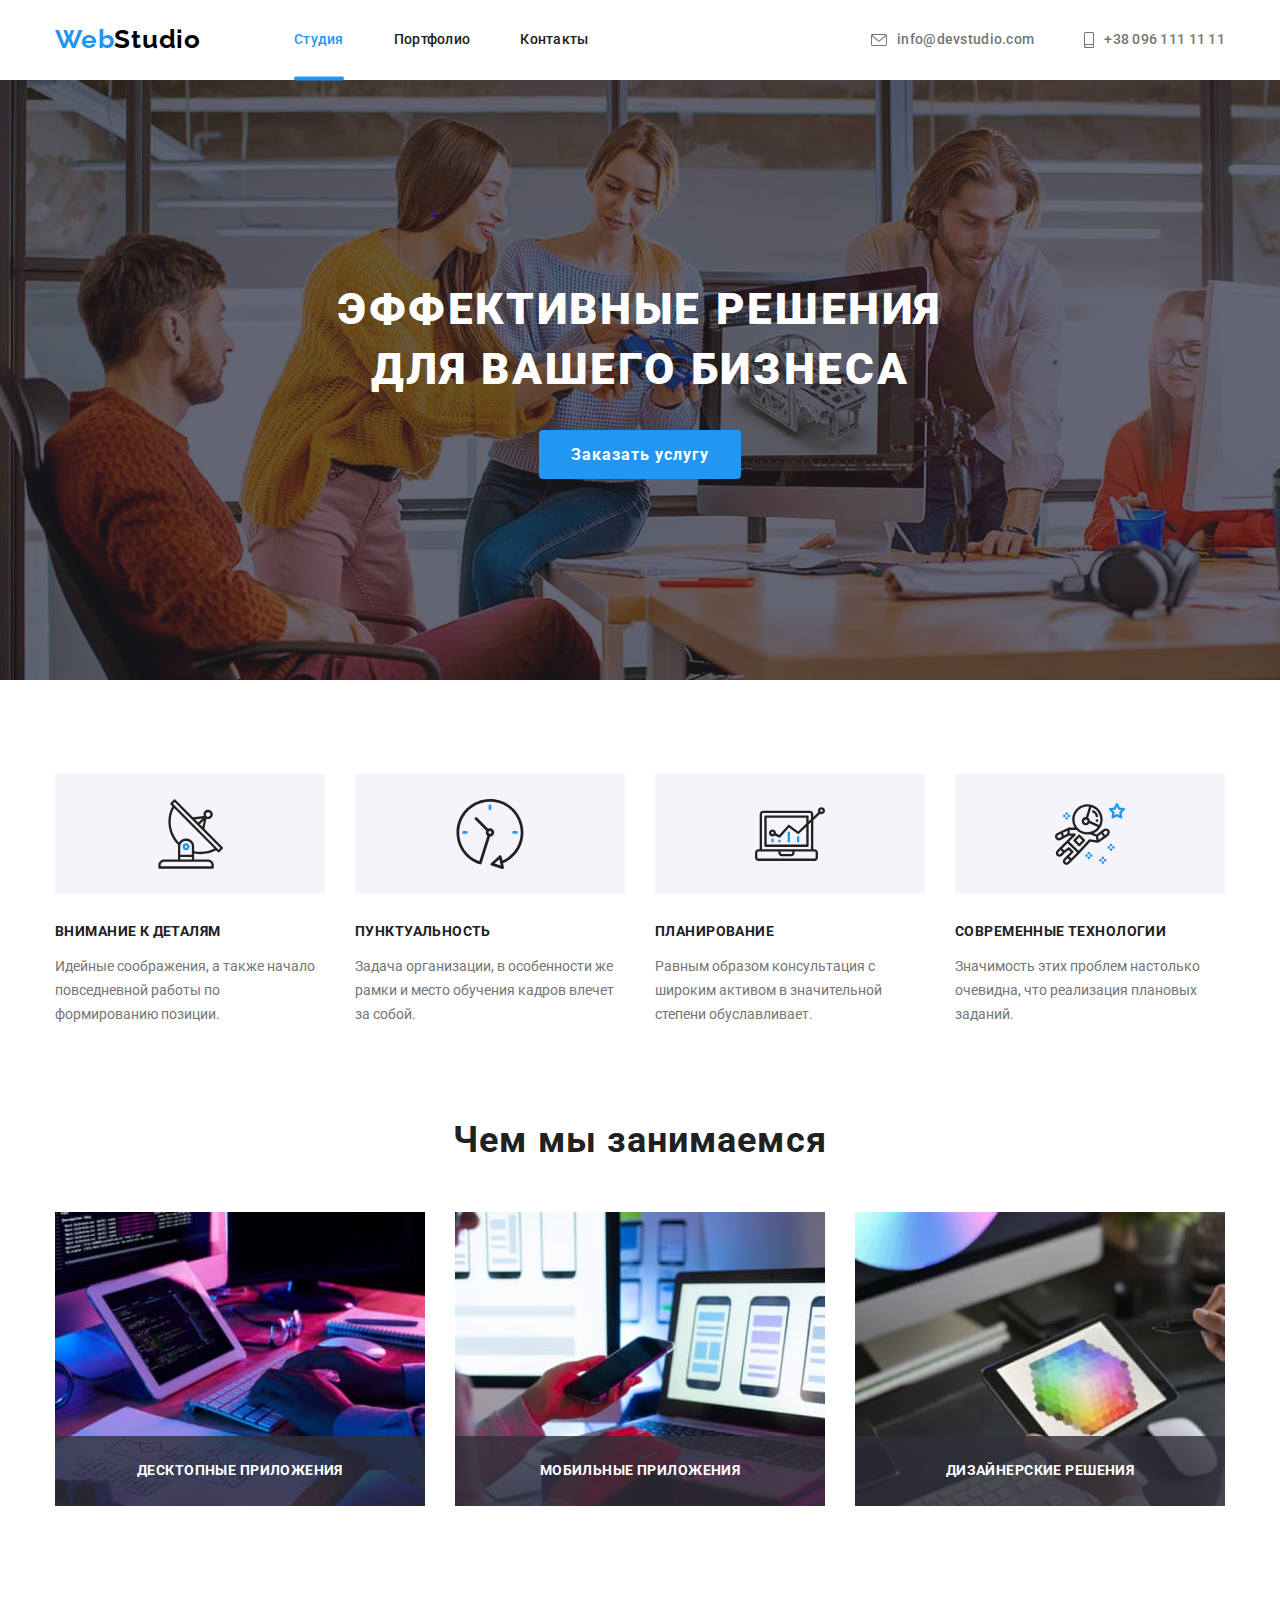
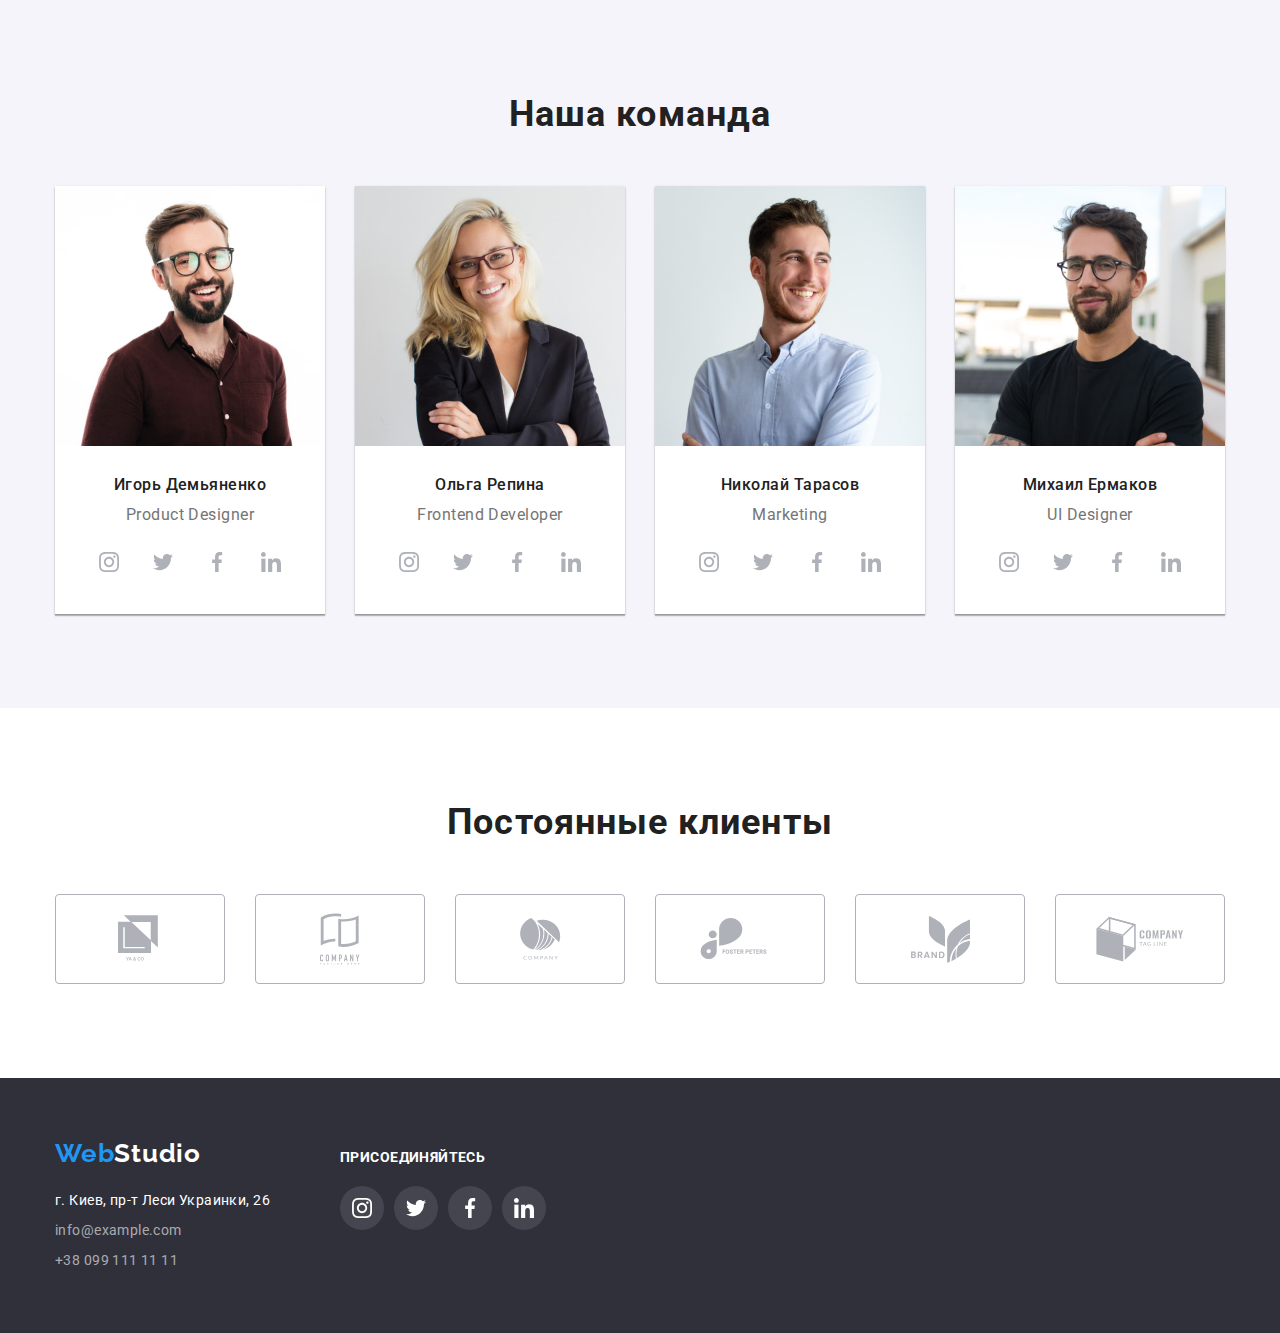
<file: index.html>
<!DOCTYPE html>
<html lang="ru">
<head>
    <meta charset="UTF-8">
    <meta name="viewport" content="width=device-width, initial-scale=1.0">
    <title>WebStudio</title>
    <link rel="stylesheet" href="https://cdnjs.cloudflare.com/ajax/libs/modern-normalize/1.0.0/modern-normalize.min.css">
    <link rel="stylesheet" href="./css/styles.css">
    <link rel="preconnect" href="https://fonts.gstatic.com">
    <link href="https://fonts.googleapis.com/css2?family=Raleway:wght@700&family=Roboto:wght@400;500;700;900&display=swap"
        rel="stylesheet">
</head>
<body>
    <header class="page-header">
        <div class="header container">
            <nav class="navigation">
                <a href="index.html" class="logo" aria-label="логотип сайта"><span>Web</span>Studio</a>
                <ul class="navigation-list">
                    <li class="navigation-item">
                        <a class="navigation-link current" href="index.html">Студия</a>
                    </li>
                    <li class="navigation-item">
                        <a class="navigation-link" href="portfolio.html">Портфолио</a>
                    </li>
                    <li class="navigation-item">
                        <a class="navigation-link" href="#contacts">Контакты</a>
                    </li>
                </ul>
            </nav>
            <address class="header-address">
                <ul class="header-address-list">
                    <li class="header-address-item">
                        <a class="header-mail" href="mailto:info@devstudio.com">
                          <svg class="envelope-svg" width="16" height="12">
                              <use href="./images/sprite.svg#envelope"></use>
                          </svg>
                            info@devstudio.com</a>
                    </li>
                    <li class="header-address-item">
                        <a class="header-tel" href="tel:+380961111111">
                            <svg class="smartphone-svg" width="10" height="16">
                                <use href="./images/sprite.svg#smartphone"></use>
                            </svg>
                            +38 096 111 11 11</a>
                    </li>
                </ul>
            </address>
        </div>
    </header>
    <main>
        <!--Hero-->
        <section class="hero">  
            <h1 class="hero-title">Эффективные решения<br> для вашего бизнеса</h1>
            <button class="hero-button" data-modal-open>Заказать услугу</button>
        </section>
            <h2 class="visually-hidden">Это мой заголовок h2</h2>
            <!--Advanteges-->
        <section class="advantages">
            <div class="container">
                <ul class="advantages-list">
                    <li class="advantages-item">
                        <div class="advantages-group">
                            <svg class="group-svg" width="65" height="70">
                                <use href="./images/sprite.svg#group"></use>
                            </svg>
                        </div>
                        <h3 class="advantages-title">Внимание к деталям</h3>
                        <p class="advantages-title-description">Идейные соображения, а также начало повседневной работы по формированию
                            позиции.</p>
                    </li>
                    <li class="advantages-item">
                        <div class="advantages-group">
                            <svg class="group-svg" width="70" height="70">
                                <use href="./images/sprite.svg#clock"></use>
                            </svg>
                        </div>
                        <h3 class="advantages-title">Пунктуальность</h3>
                        <p class="advantages-title-description">Задача организации, в особенности же рамки и место обучения кадров
                            влечет за собой.</p>
                    </li>
                    <li class="advantages-item">
                        <div class="advantages-group">
                            <svg class="group-svg" width="70" height="70">
                                <use href="./images/sprite.svg#diagram"></use>
                            </svg>
                        </div>
                        <h3 class="advantages-title">Планирование</h3>
                        <p class="advantages-title-description">Равным образом консультация с широким активом в значительной степени
                            обуславливает.</p>
                    </li>
                    <li class="advantages-item">
                        <div class="advantages-group">
                            <svg class="group-svg" width="70" height="70">
                                <use href="./images/sprite.svg#astronaut"></use>
                            </svg>
                        </div>
                        <h3 class="advantages-title">Современные технологии</h3>
                        <p class="advantages-title-description">Значимость этих проблем настолько очевидна, что реализация плановых
                            заданий.</p>
                    </li>
                </ul>
            </div>
        </section>
            <!--Our works examples-->
        <section class="our-works">
           <div class="container">
                <h2 class="title">Чем мы занимаемся</h2>
                <ul class="examples-list">
                    <li class="examples-item">
                        <img class="example-img" src="images/img.jpg" alt="Пример работы" width="370" height="294">
                        <p class="examples-overlay">Десктопные приложения</p>
                    </li>
                    <li class="examples-item">
                        <img class="example-img" src="images/box2.jpg" alt="Пример работы" width="370" height="294">
                        <p class="examples-overlay">Мобильные приложения</p>
                    </li>
                    <li class="examples-item">
                        <img class="example-img" src="images/box3.jpg" alt="Пример работы" width="370" height="294">
                        <p class="examples-overlay">Дизайнерские решения</p>
                    </li>
                </ul>
           </div>
        </section>
            <!--Our team-->
        <section class="our-team">
            <div class="container">
                <h2 class="title">Наша команда</h2>
                <ul class="our-team-list">
                    <li class="our-team-item">
                        <img class="our-team-img" src="images/img(1).jpg" alt="фото сотрудника" width="270" height="260">
                        <div class="our-team-element">
                            <h3 class="team-title">Игорь Демьяненко</h3>
                            <p class="team-description">Product Designer</p>
                            <ul class="social-list">
                                <li class="social-list-item">
                                    <a class="social-list-link" href="">
                                        <svg class="social-logo"  width="20" height="20">
                                            <use href="./images/sprite.svg#instagram"></use>
                                        </svg>
                                    </a>
                                </li>
                                <li class="social-list-item">
                                    <a class="social-list-link" href="">
                                        <svg class="social-logo" width="20" height="20">
                                            <use href="./images/sprite.svg#twitter"></use>
                                        </svg>
                                    </a>
                                </li>
                                <li class="social-list-item">
                                    <a class="social-list-link" href="">
                                        <svg class="social-logo" width="20" height="20">
                                            <use href="./images/sprite.svg#facebook"></use>
                                        </svg>
                                    </a>
                                </li>
                                <li class="social-list-item">
                                    <a class="social-list-link" href="">
                                        <svg class="social-logo" width="20" height="20">
                                            <use href="./images/sprite.svg#linkedin"></use>
                                        </svg>
                                    </a>
                                </li>
                            </ul>
                        </div>
                    </li>
                    <li class="our-team-item">
                        <img class="our-team-img" src="images/img(2).jpg" alt="фото сотрудника" width="270" height="260">
                        <div class="our-team-element">
                            <h3 class="team-title">Ольга Репина</h3>
                            <p class="team-description">Frontend Developer</p>
                            <ul class="social-list">
                                <li class="social-list-item">
                                    <a class="social-list-link" href="">
                                        <svg class="social-logo" width="20" height="20">
                                            <use href="./images/sprite.svg#instagram"></use>
                                        </svg>
                                    </a>
                                </li>
                                <li class="social-list-item">
                                    <a class="social-list-link" href="">
                                        <svg class="social-logo" width="20" height="20">
                                            <use href="./images/sprite.svg#twitter"></use>
                                        </svg>
                                    </a>
                                </li>
                                <li class="social-list-item">
                                    <a class="social-list-link" href="">
                                        <svg class="social-logo" width="20" height="20">
                                            <use href="./images/sprite.svg#facebook"></use>
                                        </svg>
                                    </a>
                                </li>
                                <li class="social-list-item">
                                    <a class="social-list-link" href="">
                                        <svg class="social-logo" width="20" height="20">
                                            <use href="./images/sprite.svg#linkedin"></use>
                                        </svg>
                                    </a>
                                </li>
                            </ul>
                        </div>
                    </li>
                    <li class="our-team-item">
                        <img class="our-team-img" src="images/img(3).jpg" alt="фото сотрудника" width="270" height="260">
                        <div class="our-team-element">
                            <h3 class="team-title">Николай Тарасов</h3>
                            <p class="team-description">Marketing</p>
                            <ul class="social-list">
                                <li class="social-list-item">
                                    <a class="social-list-link" href="">
                                        <svg class="social-logo" width="20" height="20">
                                            <use href="./images/sprite.svg#instagram"></use>
                                        </svg>
                                    </a>
                                </li>
                                <li class="social-list-item">
                                    <a class="social-list-link" href="">
                                        <svg class="social-logo" width="20" height="20">
                                            <use href="./images/sprite.svg#twitter"></use>
                                        </svg>
                                    </a>
                                </li>
                                <li class="social-list-item">
                                    <a class="social-list-link" href="">
                                        <svg class="social-logo" width="20" height="20">
                                            <use href="./images/sprite.svg#facebook"></use>
                                        </svg>
                                    </a>
                                </li>
                                <li class="social-list-item">
                                    <a class="social-list-link" href="">
                                        <svg class="social-logo" width="20" height="20">
                                            <use href="./images/sprite.svg#linkedin"></use>
                                        </svg>
                                    </a>
                                </li>
                            </ul>
                        </div>
                    </li>
                    <li class="our-team-item">
                        <img class="our-team-img" src="images/img(4).jpg" alt="фото сотрудника" width="270" height="260">
                        <div class="our-team-element">
                            <h3 class="team-title">Михаил Ермаков</h3>
                            <p class="team-description">UI Designer</p>
                            <ul class="social-list">
                                <li class="social-list-item">
                                    <a class="social-list-link" href="">
                                        <svg class="social-logo" width="20" height="20">
                                            <use href="./images/sprite.svg#instagram"></use>
                                        </svg>
                                    </a>
                                </li>
                                <li class="social-list-item">
                                    <a class="social-list-link" href="">
                                        <svg class="social-logo" width="20" height="20">
                                            <use href="./images/sprite.svg#twitter"></use>
                                        </svg>
                                    </a>
                                </li>
                                <li class="social-list-item">
                                    <a class="social-list-link" href="">
                                        <svg class="social-logo" width="20" height="20">
                                            <use href="./images/sprite.svg#facebook"></use>
                                        </svg>
                                    </a>
                                </li>
                                <li class="social-list-item">
                                    <a class="social-list-link" href="">
                                        <svg class="social-logo" width="20" height="20">
                                            <use href="./images/sprite.svg#linkedin"></use>
                                        </svg>
                                    </a>
                                </li>
                            </ul>
                        </div>
                    </li>
                </ul>
            </div>
        </section>

        <!--Our clients-->
        <section class="our-clients">
            <div class="container">
                <h2 class="title">Постоянные клиенты</h2>
                <ul class="clients-list">
                    <li class="clients-list-item">
                        <a class="clients-list-link" href="">
                            <svg class="clients-logo" width="44" height="49">
                                <use href="./images/sprite.svg#logo1"></use>
                            </svg>
                        </a>
                    </li>
                    <li class="clients-list-item">
                        <a class="clients-list-link" href="">
                            <svg class="clients-logo" width="40" height="52">
                                <use href="./images/sprite.svg#logo2"></use>
                            </svg>
                        </a>
                    </li>
                    <li class="clients-list-item">
                        <a class="clients-list-link" href="">
                            <svg class="clients-logo" width="41" height="42">
                                <use href="./images/sprite.svg#logo3"></use>
                            </svg>
                        </a>
                    </li>
                    <li class="clients-list-item">
                        <a class="clients-list-link" href="">
                            <svg class="clients-logo" width="80" height="42">
                                <use href="./images/sprite.svg#logo4"></use>
                            </svg>
                        </a>
                    </li>
                    <li class="clients-list-item">
                        <a class="clients-list-link" href="">
                            <svg class="clients-logo" width="59" height="47">
                                <use href="./images/sprite.svg#logo5"></use>
                            </svg>
                        </a>
                    </li>
                    <li class="clients-list-item">
                        <a class="clients-list-link" href="">
                            <svg class="clients-logo" width="88" height="45">
                                <use href="./images/sprite.svg#logo6"></use>
                            </svg>
                        </a>
                    </li>
                </ul>
            </div>
        </section>
    </main>
       
    <footer>
        <div class="container footer">
            <div class="footer-address">
                <a href="index.html" class="logo footer-logo" aria-label="логотип сайта"><span>Web</span>Studio</a>
                <address id="contacts">
                    <ul class="footer-address-list">
                        <li class="footer-address-item">г. Киев, пр-т Леси Украинки, 26</li>
                        <li class="footer-address-item">
                            <a class="footer-address-link" href="mailto:info@example.com">info@example.com</a>
                        </li>
                        <li class="footer-address-item">
                            <a class="footer-address-link" href="tel:+380991111111">+38 099 111 11 11</a>
                        </li>
                    </ul>
                </address>
            </div>
            <div class="footer-social">
                <h3 class="social-title">присоединяйтесь</h3>
                <ul class="footer-social-list">
                    <li class="footer-social-item">
                        <a class="footer-social-link" href="">
                            <svg class="footer-social-logo" width="20" height="20">
                                <use href="./images/sprite.svg#instagram"></use>
                            </svg>
                        </a>
                    </li>
                    <li class="footer-social-item">
                        <a class="footer-social-link" href="">
                            <svg class="footer-social-logo" width="20" height="20">
                                <use href="./images/sprite.svg#twitter"></use>
                            </svg>
                        </a>
                    </li>
                    <li class="footer-social-item">
                        <a class="footer-social-link" href="">
                            <svg class="footer-social-logo" width="20" height="20">
                                <use href="./images/sprite.svg#facebook"></use>
                            </svg>
                        </a>
                    </li>
                    <li class="footer-social-item">
                        <a class="footer-social-link" href="">
                            <svg class="footer-social-logo" width="20" height="20">
                                <use href="./images/sprite.svg#linkedin"></use>
                            </svg>
                        </a>
                    </li>
                </ul>
            </div>
        </div>
    </footer>
    <div class="backdrop is-hidden" data-modal>
        <div class="modal">
            <button class="modal-button" data-modal-close>
                <svg class="modal-cross" width="18" height="18">
                    <use href="./images/cross.svg#cross"></use>
                </svg>
            </button>
        </div>
    </div>
    <script src="./js/modal.js"></script>
    
</body>
</html>
</file>
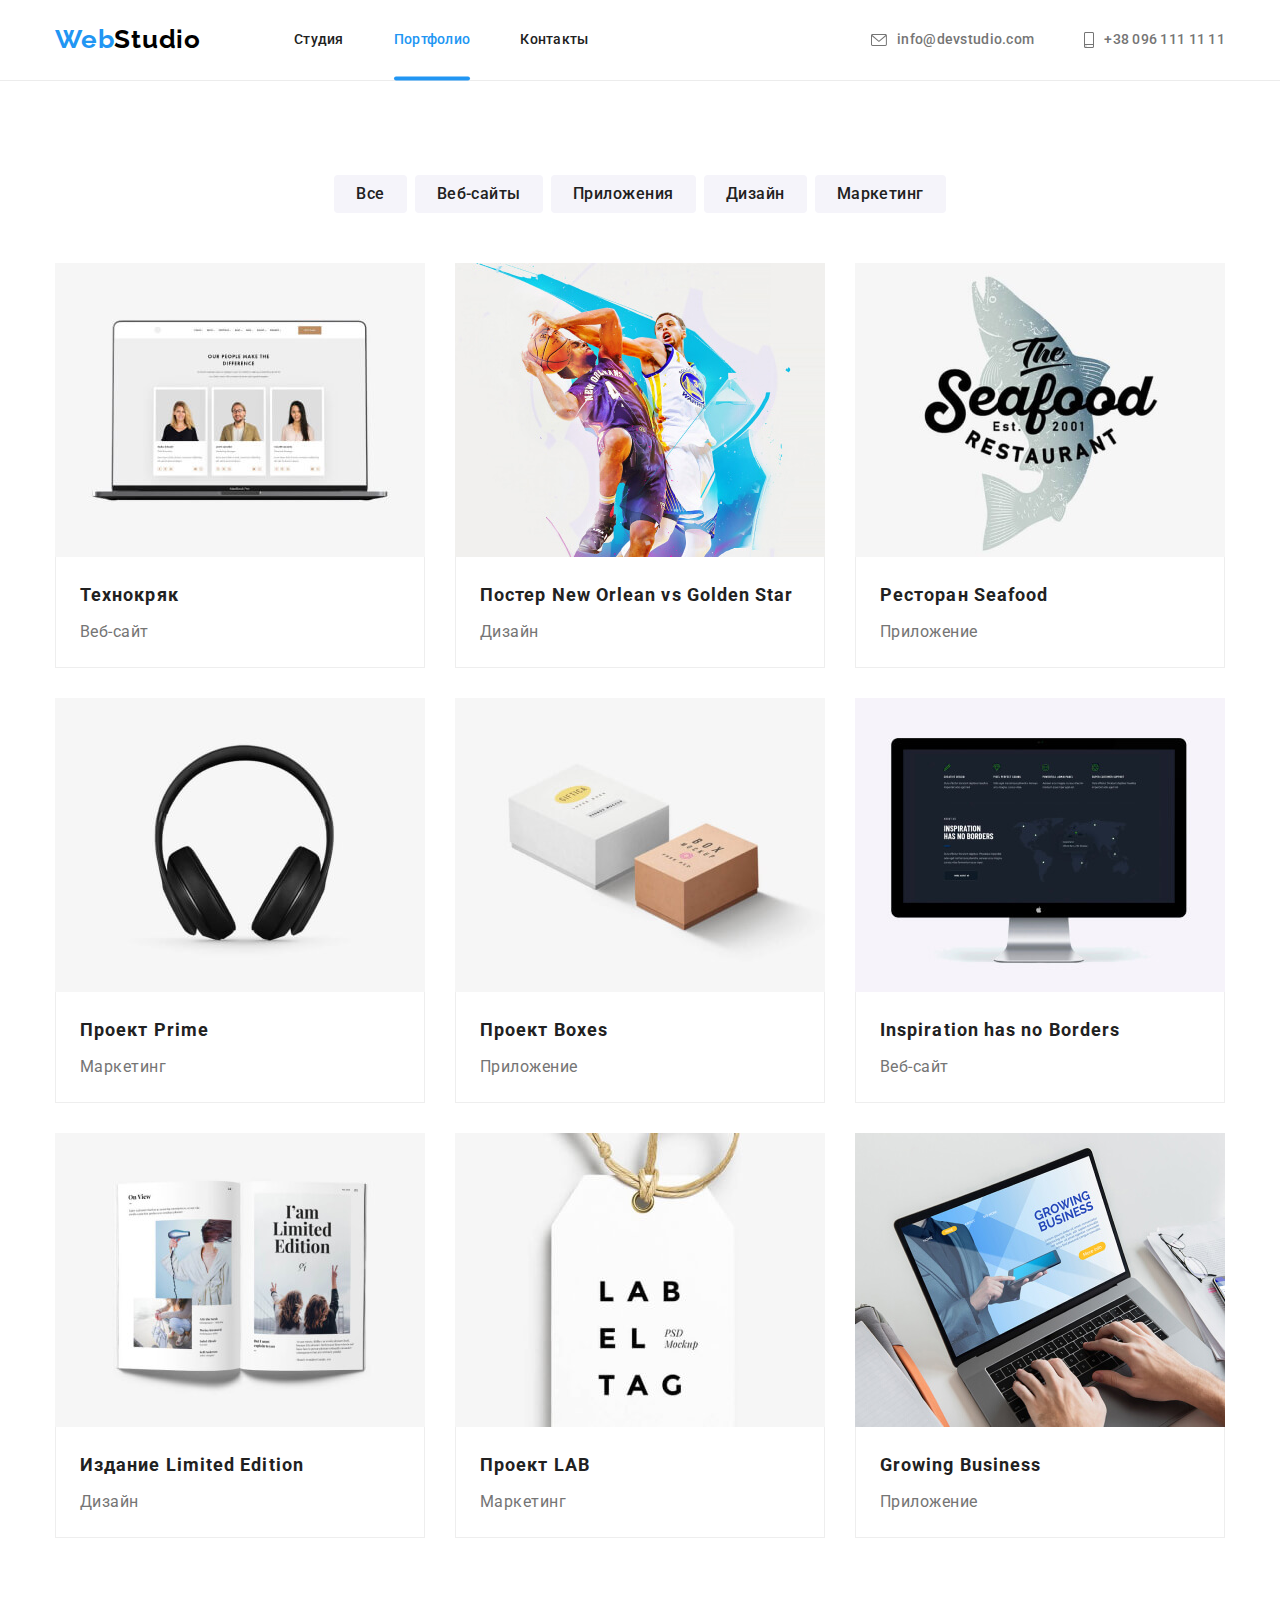
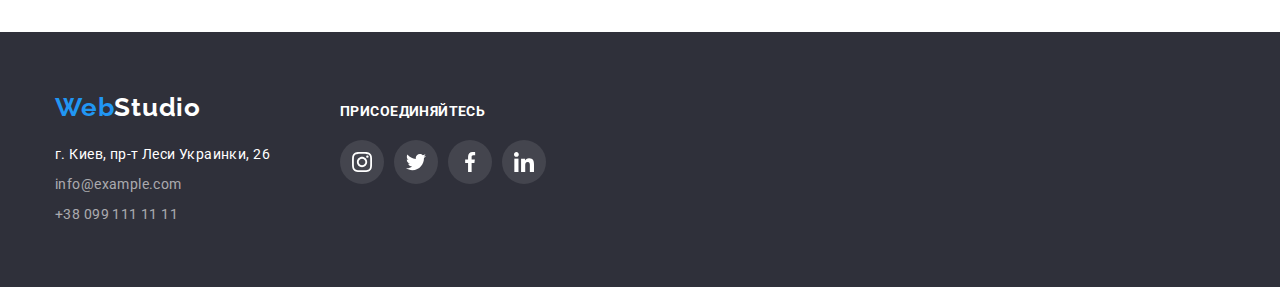
<file: portfolio.html>
<!DOCTYPE html>
        <html lang="ru">
        <head>
            <meta charset="UTF-8">
            <meta name="viewport" content="width=device-width, initial-scale=1.0">
            <title>WebStudio</title>
            <link rel="stylesheet" href="https://cdnjs.cloudflare.com/ajax/libs/modern-normalize/1.0.0/modern-normalize.min.css">
            <link rel="stylesheet" href="./css/styles.css">
            <link rel="preconnect" href="https://fonts.gstatic.com">
            <link href="https://fonts.googleapis.com/css2?family=Raleway:wght@700&family=Roboto:wght@400;500;700;900&display=swap"
                rel="stylesheet">
        </head>
            
        <body>
            <header class="page-header header-border">
               <div class="header container">
                    <nav class="navigation">
                        <a href="index.html" class="logo" aria-label="логотип сайта"><span>Web</span>Studio</a>
                        <ul class="navigation-list">
                            <li class="navigation-item">
                                <a class="navigation-link" href="index.html">Студия</a>
                            </li>
                            <li class="navigation-item">
                                <a class="navigation-link current" href="portfolio.html">Портфолио</a>
                            </li>
                            <li class="navigation-item">
                                <a class="navigation-link" href="#contacts">Контакты</a>
                            </li>
                        </ul>
                    </nav>
                    <address class="header-address">
                        <ul class="header-address-list">
                            <li class="header-address-item">
                                <a class="header-mail" href="mailto:info@devstudio.com">
                                    <svg class="envelope-svg" width="16" height="12">
                                        <use href="./images/sprite.svg#envelope"></use>
                                    </svg>
                                    info@devstudio.com</a>
                            </li>
                            <li class="header-address-item">
                                <a class="header-tel" href="tel:+380961111111">
                                    <svg class="smartphone-svg" width="10" height="16">
                                        <use href="./images/sprite.svg#smartphone"></use>
                                    </svg>
                                    +38 096 111 11 11</a>
                            </li>
                        </ul>
                    </address>
               </div>
            </header>
            <h1 class="visually-hidden">portfolio</h1>
            <main>
                <!--PORTFOLIO-->
                <section class="portfolio">
                  <div class="container">
                    <ul class="filter">
                        <li class="filter-list">
                            <button class="btn" type="button">Все</button>
                        </li>
                        <li class="filter-list">
                            <button class="btn" type="button">Веб-сайты</button>
                        </li>
                        <li class="filter-list">
                            <button class="btn" type="button">Приложения</button>
                        </li>
                        <li class="filter-list">
                            <button class="btn" type="button">Дизайн</button>
                        </li>
                        <li class="filter-list">
                            <button class="btn" type="button">Маркетинг</button>
                        </li>
                    </ul>
                  </div>
                  <div class="container">
                    <ul class="portfolio-list">
                        <li class="portfolio-item">
                            <a class="portfolio-link" href="">
                                <div class="portfolio-img-overlay">
                                    <img class="portfolio-img" src="images/images-portfolio/img(8).jpg" alt="пример портфолио" width="370" height="294">
                                    <p class="overlay">Технокряк это современная площадка распространения коронавируса. Компании используют эту платформу
                                        для цифрового
                                        шпионажа и атак на защищённые сервера конкурентов.</p>
                                </div>
                                <div class="portfolio-item-description">
                                    <h2 class="portfolio-title">Технокряк</h2>
                                    <p class="portfolio-description">Веб-сайт</p>
                                </div>
                            </a>
                        </li>
                        <li class="portfolio-item">
                            <a class="portfolio-link" href="">
                                <div class="portfolio-img-overlay">
                                    <img class="portfolio-img" src="images/images-portfolio/img(7).jpg" alt="пример портфолио" width="370" height="294">
                                    <p class="overlay">Технокряк это современная площадка распространения коронавируса. Компании используют эту платформу
                                        для цифрового
                                        шпионажа и атак на защищённые сервера конкурентов.</p>
                                </div>
                                <div class="portfolio-item-description">
                                    <h2 class="portfolio-title">Постер New Orlean vs Golden Star</h2>
                                    <p class="portfolio-description">Дизайн</p>
                                </div>
                            </a>
                        </li>
                        <li class="portfolio-item">
                            <a class="portfolio-link" href="">
                                <div class="portfolio-img-overlay">
                                    <img class="portfolio-img" src="images/images-portfolio/img(6).jpg" alt="пример портфолио" width="370" height="294">
                                    <p class="overlay">Технокряк это современная площадка распространения коронавируса. Компании используют эту платформу
                                        для цифрового
                                        шпионажа и атак на защищённые сервера конкурентов.</p>
                                </div>
                                <div class="portfolio-item-description">
                                    <h2 class="portfolio-title">Ресторан Seafood</h2>
                                    <p class="portfolio-description">Приложение</p>
                                </div>
                            </a>
                        </li>
                        <li class="portfolio-item">
                            <a class="portfolio-link" href="">
                                <div class="portfolio-img-overlay">
                                    <img class="portfolio-img" src="images/images-portfolio/img(5).jpg" alt="пример портфолио" width="370" height="294">
                                    <p class="overlay">Технокряк это современная площадка распространения коронавируса. Компании используют эту платформу
                                        для цифрового
                                        шпионажа и атак на защищённые сервера конкурентов.</p>
                                </div>
                                <div class="portfolio-item-description">
                                    <h2 class="portfolio-title">Проект Prime</h2>
                                    <p class="portfolio-description">Маркетинг</p>
                                </div>
                            </a>
                        </li>
                        <li class="portfolio-item">
                            <a class="portfolio-link" href="">
                                <div class="portfolio-img-overlay">
                                    <img class="portfolio-img" src="images/images-portfolio/img(4).jpg" alt="пример портфолио" width="370" height="294">
                                    <p class="overlay">Технокряк это современная площадка распространения коронавируса. Компании используют эту платформу
                                        для цифрового
                                        шпионажа и атак на защищённые сервера конкурентов.</p>
                                </div>
                                <div class="portfolio-item-description">
                                    <h2 class="portfolio-title">Проект Boxes</h2>
                                    <p class="portfolio-description">Приложение</p>
                                </div>
                            </a>
                        </li>
                        <li class="portfolio-item">
                            <a class="portfolio-link" href="">
                                <div class="portfolio-img-overlay">
                                    <img class="portfolio-img" src="images/images-portfolio/img(3).jpg" alt="пример портфолио" width="370" height="294">
                                    <p class="overlay">Технокряк это современная площадка распространения коронавируса. Компании используют эту платформу
                                        для цифрового
                                        шпионажа и атак на защищённые сервера конкурентов.</p>
                                </div>
                                <div class="portfolio-item-description">
                                    <h2 class="portfolio-title">Inspiration has no Borders</h2>
                                    <p class="portfolio-description">Веб-сайт</p>
                                </div>
                            </a>
                        </li>
                        <li class="portfolio-item">
                            <a class="portfolio-link" href="">
                                <div class="portfolio-img-overlay">
                                    <img class="portfolio-img" src="images/images-portfolio/img(2).jpg" alt="пример портфолио" width="370" height="294">
                                    <p class="overlay">Технокряк это современная площадка распространения коронавируса. Компании используют эту платформу
                                        для цифрового
                                        шпионажа и атак на защищённые сервера конкурентов.</p>
                                </div>
                                <div class="portfolio-item-description">
                                    <h2 class="portfolio-title">Издание Limited Edition</h2>
                                    <p class="portfolio-description">Дизайн</p>
                                </div>
                            </a>
                        </li>
                        <li class="portfolio-item">
                            <a class="portfolio-link" href="">
                                <div class="portfolio-img-overlay">
                                    <img class="portfolio-img" src="images/images-portfolio/img.jpg" alt="пример портфолио" width="370" height="294">
                                    <p class="overlay">Технокряк это современная площадка распространения коронавируса. Компании используют эту платформу
                                        для цифрового
                                        шпионажа и атак на защищённые сервера конкурентов.</p>
                                </div>
                                <div class="portfolio-item-description">
                                    <h2 class="portfolio-title">Проект LAB</h2>
                                    <p class="portfolio-description">Маркетинг</p>
                                </div>
                            </a>
                        </li>
                        <li class="portfolio-item">
                            <a class="portfolio-link" href="">
                                <div class="portfolio-img-overlay">
                                    <img class="portfolio-img" src="images/images-portfolio/img(1).jpg" alt="пример портфолио" width="370" height="294">
                                    <p class="overlay">Технокряк это современная площадка распространения коронавируса. Компании используют эту платформу
                                        для цифрового
                                        шпионажа и атак на защищённые сервера конкурентов.</p>
                                </div>
                                <div class="portfolio-item-description">
                                    <h2 class="portfolio-title">Growing Business</h2>
                                    <p class="portfolio-description">Приложение</p>
                                </div>
                            </a>
                        </li>
                    </ul>
                  </div>
                </section>

            </main>

            <footer>
                <div class="container footer">
                    <div class="footer-address">
                        <a href="index.html" class="logo footer-logo" aria-label="логотип сайта"><span>Web</span>Studio</a>
                        <address id="contacts">
                            <ul class="footer-address-list">
                                <li class="footer-address-item">г. Киев, пр-т Леси Украинки, 26</li>
                                <li class="footer-address-item">
                                    <a class="footer-address-link" href="mailto:info@example.com">info@example.com</a>
                                </li>
                                <li class="footer-address-item">
                                    <a class="footer-address-link" href="tel:+380991111111">+38 099 111 11 11</a>
                                </li>
                            </ul>
                        </address>
                    </div>
                    <div class="footer-social">
                        <h3 class="social-title">присоединяйтесь</h3>
                        <ul class="footer-social-list">
                            <li class="footer-social-item">
                                <a class="footer-social-link" href="">
                                    <svg class="footer-social-logo" width="20" height="20">
                                        <use href="./images/sprite.svg#instagram"></use>
                                    </svg>
                                </a>
                            </li>
                            <li class="footer-social-item">
                                <a class="footer-social-link" href="">
                                    <svg class="footer-social-logo" width="20" height="20">
                                        <use href="./images/sprite.svg#twitter"></use>
                                    </svg>
                                </a>
                            </li>
                            <li class="footer-social-item">
                                <a class="footer-social-link" href="">
                                    <svg class="footer-social-logo" width="20" height="20">
                                        <use href="./images/sprite.svg#facebook"></use>
                                    </svg>
                                </a>
                            </li>
                            <li class="footer-social-item">
                                <a class="footer-social-link" href="">
                                    <svg class="footer-social-logo" width="20" height="20">
                                        <use href="./images/sprite.svg#linkedin"></use>
                                    </svg>
                                </a>
                            </li>
                        </ul>
                    </div>
                </div>
            </footer>
        </body>
        </html>
</file>
<file: css/styles.css>
:root {
  --accent-color: #2196f3;
  --main-font-color: #212121;
  --secondary-font-color: hsl(0, 0%, 46%);
  --white-font-color: #ffffff;
  --background-dark-color: #2f303a;
  --main-font: 'Roboto', sans-serif;
  --timing-function: cubic-bezier(0.4, 0, 0.2, 1);
}
body {
  font-family: var(--main-font);
}
h1,
h2,
h3,
h4,
h5,
h6 {
  margin: 0;
}
ul,
ol {
  margin: 0;
  padding: 0;
  list-style: none;
}
a {
  margin: 0;
  padding: 0;
  text-decoration: none;
}
img {
  display: block;
}
/*=============COMPONENTS=============*/
.logo {
  font-family: 'Raleway', sans-serif;
  font-weight: 700;
  font-size: 26px;
  line-height: 1.2;
  letter-spacing: 0.03em;
  color: #000000;

  transition: color 250ms var(--timing-function);
}
.logo span {
  color: var(--accent-color);
}
.logo:hover,
.logo:focus {
  color: var(--accent-color);
}
.title {
  font-weight: 700;
  font-size: 36px;
  line-height: 1.16;
  text-align: center;
  letter-spacing: 0.03em;
  color: var(--main-font-color);
}

/*============HEADER============*/

.container {
  width: 1200px;
  margin: 0 auto;
  padding: 0 15px;
}
.header {
  display: flex;
  align-items: center;
}
.page-header {
  padding-top: 24px;
  padding-bottom: 25px;
}
.page-header .logo {
  margin-right: 93px;
}
.navigation {
  display: flex;
}
.navigation-list {
  display: flex;
  align-items: center;
}
.header-address-list {
  display: flex;
}
.header-address-item:not(:last-child) {
  margin-right: 50px;
}
.header-address {
  margin-left: auto;
  margin-top: 0;
}
.navigation-item:not(:last-child) {
  margin-right: 50px;
}
.navigation-link {
  position: relative;
  font-weight: 500;
  font-size: 14px;
  line-height: 1.14;
  letter-spacing: 0.02em;
  color: var(--main-font-color);
  padding-top: 30px;
  padding-bottom: 30px;

  transition: color 250ms var(--timing-function);
}
.navigation-link:hover,
.navigation-link:focus {
  color: var(--accent-color);
}
.navigation-list .current {
  color: var(--accent-color);
}
.current::after {
  content: '';
  position: absolute;
  display: block;
  width: 100%;
  height: 4px;
  border-radius: 4px;
  background-color: var(--accent-color);
  transform: translateY(27.5px);
}

/*adress*/
.envelope-svg {
  margin-right: 10px;
  fill: currentColor;
}
.smartphone-svg {
  margin-right: 10px;
  fill: currentColor;
}

.header-mail,
.header-tel {
  display: flex;
  align-items: center;
  font-style: normal;
  font-weight: 500;
  font-size: 14px;
  line-height: 1.14;
  letter-spacing: 0.02em;
  color: var(--secondary-font-color);

  transition: color 250ms var(--timing-function);
}
.header-mail:hover,
.header-mail:focus,
.header-tel:hover,
.header-tel:focus {
  color: var(--accent-color);
}

/*===============MAIN===============*/

/*=============HERO==========*/
.hero-title {
  font-weight: 900;
  font-size: 44px;
  line-height: 1.36;
  margin-bottom: 30px;

  letter-spacing: 0.06em;
  text-transform: uppercase;
  color: var(--white-font-color);
}
.hero-button {
  padding: 9px 31px;
  border-radius: 4px;
  border: 1px solid transparent;
  cursor: pointer;

  font-family: var(--main-font);
  font-weight: 700;
  font-size: 16px;
  line-height: 1.85;
  letter-spacing: 0.06em;
  text-decoration: none;
  background: var(--accent-color);
  color: var(--white-font-color);
}
.hero {
  background-image: linear-gradient(
      rgba(47, 48, 58, 0.4),
      rgba(47, 48, 58, 0.4)
    ),
    url(../images/hero.jpg);
  background-repeat: no-repeat;

  max-width: 1600px;
  height: 600px;
  margin: 0 auto;
  padding-top: 200px;
  padding-bottom: 200px;
  text-align: center;
  background-color: #c4c4c4;
}
.visually-hidden {
  position: absolute;
  width: 1px;
  height: 1px;
  margin: -1px;
  border: 0;
  padding: 0;

  white-space: nowrap;
  clip-path: inset(100%);
  clip: rect(0 0 0 0);
  overflow: hidden;
}

/*===========ADVANTAGES=========*/
.advantages-group {
  display: flex;
  justify-content: center;
  align-items: center;
  width: 270px;
  height: 120px;
  background-color: #f5f4fa;
  margin-bottom: 30px;
}
.advantages {
  padding-top: 94px;
  padding-bottom: 94px;
}
.advantages-list {
  display: flex;
}
.advantages-item:not(:last-child) {
  margin-right: 30px;
}
.advantages-title-description {
  margin-top: 10;
  margin-bottom: 0;
}
.advantages-title {
  font-weight: 700;
  font-size: 14px;
  line-height: 1.14;
  letter-spacing: 0.03em;
  color: var(--main-font-color);
  text-transform: uppercase;
}
.advantages-title-description {
  font-weight: normal;
  font-size: 14px;
  line-height: 24px;
  letter-spacing: 1.71;
  color: var(--secondary-font-color);
}

/*========OUR WORKS EXAMPLES========*/
.examples-overlay {
  position: absolute;
  bottom: 0;
  left: 0;
  width: 100%;
  padding-top: 27px;
  padding-bottom: 27px;
  margin: 0;

  font-family: var (var(--main-font));
  font-weight: 700;
  font-size: 14px;
  line-height: 1.14;
  text-align: center;
  letter-spacing: 0.03em;
  text-transform: uppercase;
  color: var(--white-font-color);
  background: rgba(47, 48, 58, 0.8);
}
.examples-item {
  position: relative;
}
.examples-list {
  display: flex;
}
.our-works {
  padding-bottom: 94px;
}
.title {
  margin-bottom: 50px;
}
.examples-item:not(:last-child) {
  margin-right: 30px;
}
/*========OUR TEAM=========*/

.our-team {
  background-color: #f5f4fa;
  padding-top: 94px;
  padding-bottom: 94px;
}
.our-team-list {
  display: flex;
}
.our-team-element {
  padding-top: 30px;
  padding-bottom: 30px;
}
.our-team-item:not(:last-child) {
  margin-right: 30px;
}
.our-team-item {
  background-color: #ffffff;
  box-shadow: 0px 1px 3px rgba(0, 0, 0, 0.12), 0px 1px 1px rgba(0, 0, 0, 0.14),
    0px 2px 1px rgba(0, 0, 0, 0.2);
}
.team-title {
  margin-bottom: 11px;
  font-weight: 500;
  font-size: 16px;
  line-height: 1.18;
  text-align: center;
  letter-spacing: 0.03em;
  color: var(--main-font-color);
}
.team-description {
  margin-top: 0;
  margin-bottom: 0;
  font-weight: 400;
  font-size: 16px;
  line-height: 1.18;
  text-align: center;
  letter-spacing: 0.03em;
  color: var(--secondary-font-color);
}

.social-list {
  display: flex;
  justify-content: space-between;
  width: 206px;
  margin-top: 16px;
  margin-left: auto;
  margin-right: auto;
}
.social-list-link {
  display: flex;
  justify-content: center;
  align-items: center;
  width: 44px;
  height: 44px;
  border-radius: 50%;
  color: #afb1b8;

  transition: color 250ms var(--timing-function),
    background-color 250ms var(--timing-function);
}
.social-logo {
  fill: currentColor;
}
.social-list-link:hover,
.social-list-link:focus {
  color: #ffffff;
  background-color: var(--accent-color);
}

/*=========OUR CLIENTS========*/
.our-clients {
  padding-top: 94px;
  padding-bottom: 94px;
}
.clients-list {
  display: flex;
  justify-content: space-between;
}
.clients-list-link {
  display: flex;
  justify-content: center;
  align-items: center;
  width: 170px;
  height: 90px;
  border: 1px solid #afb1b8;
  box-sizing: border-box;
  border-radius: 4px;
  color: #afb1b8;

  transition: color 250ms var(--timing-function),
    border 250ms var(--timing-function);
}
.clients-logo {
  fill: currentColor;
}
.clients-list-link:hover,
.clients-list-link:focus {
  border: 1px solid var(--accent-color);
  color: var(--accent-color);
}

/*=========Footer========*/
.footer {
  display: flex;
}
.social-title {
  margin-bottom: 20px;
  font-family: Roboto;
  font-weight: 700;
  font-size: 14px;
  line-height: 1.14;
  letter-spacing: 0.03em;
  text-transform: uppercase;
  color: var(--white-font-color);
}
.footer-social-link {
  display: flex;
  justify-content: center;
  align-items: center;
  width: 44px;
  height: 44px;
  border-radius: 50%;
  color: var(--white-font-color);
  border-radius: 50%;
  background-color: rgba(255, 255, 255, 0.1);

  transition: color 250ms var(--timing-function),
    background-color 250ms var(--timing-function);
}
.footer-social-link:hover,
.footer-social-link:focus {
  background-color: var(--accent-color);
}
.footer-social-logo {
  fill: currentColor;
}
.footer-social-list {
  display: flex;
  width: 206px;
  justify-content: space-between;
}
.footer-social {
  width: 206px;
  margin-top: 12px;
  margin-left: 70px;
}
footer {
  padding-top: 60px;
  padding-bottom: 60px;
  background-color: var(--background-dark-color);
}
.footer-address-item:not(:last-child) {
  margin-bottom: 6px;
}
address {
  margin-top: 20px;
}
.footer-address-item {
  font-style: normal;
  font-weight: 400;
  font-size: 14px;
  line-height: 1.71;
  letter-spacing: 0.03em;
  color: var(--white-font-color);
}
.footer-address-link {
  font-style: normal;
  color: rgba(255, 255, 255, 0.6);
}
.footer-logo {
  color: var(--white-font-color);
}

/*==========PORTFOLIO==========*/
.header-border {
  border-bottom: 1px solid #ececec;
}
.filter {
  display: flex;
  justify-content: center;
  margin-bottom: 50px;
}
.filter-list:not(:last-child) {
  margin-right: 8px;
}

.btn {
  padding: 6px 22px;
  border-radius: 4px;
  border: 0;

  font-family: var(--main-font);
  font-weight: 500;
  font-size: 16px;
  line-height: 1.62;
  letter-spacing: 0.03em;
  color: var(--main-font-color);
  background-color: #f5f4fa;

  transition: color 250ms var(--timing-function),
    background-color 250ms var(--timing-function),
    box-shadow 250ms var(--timing-function);
}
.btn:hover,
.btn:focus {
  color: var(--white-font-color);
  background-color: var(--accent-color);
  box-shadow: 0px 3px 1px rgba(0, 0, 0, 0.1), 0px 1px 2px rgba(0, 0, 0, 0.08),
    0px 2px 2px rgba(0, 0, 0, 0.12);
}

.overlay {
  position: absolute;
  top: 1px;
  left: 0;
  margin: 0;
  width: 100%;
  height: 100%;
  padding: 63px 24px;
  font-family: var(--main-font);
  font-weight: 400;
  font-size: 18px;
  line-height: 1.55;
  letter-spacing: 0.03em;
  color: var(--white-font-color);
  background: rgba(33, 150, 243, 0.9);

  transform: translateY(100%);
  transition: transform 250ms var(--timing-function);
}
.portfolio-link:hover .overlay,
.portfolio-link:focus .overlay {
  transform: translateY(0);
}
.portfolio-img-overlay {
  position: relative;
  overflow: hidden;
}
.portfolio {
  padding-top: 94px;
  padding-bottom: 94px;
}
.portfolio-list {
  display: flex;
  flex-wrap: wrap;
  margin-left: -30px;
  margin-top: -30px;
}
.portfolio-item {
  margin-left: 30px;
  margin-top: 30px;
  flex-basis: calc(100% / 3 - 30px);
}
.portfolio-link {
  display: block;
  transition: box-shadow 250ms var(--timing-function);
}
.portfolio-link:hover,
.portfolio-link:focus {
  box-shadow: 0px 1px 1px rgba(0, 0, 0, 0.12), 0px 4px 4px rgba(0, 0, 0, 0.06),
    1px 4px 6px rgba(0, 0, 0, 0.16);
}
.portfolio-title {
  font-weight: 700;
  font-size: 18px;
  line-height: 2;
  letter-spacing: 0.06em;
  color: var(--main-font-color);

  padding-bottom: 4px;
}
.portfolio-description {
  font-weight: 400;
  font-size: 16px;
  line-height: 1.87;
  letter-spacing: 0.03em;
  color: var(--secondary-font-color);

  margin-top: 0;
  margin-bottom: 0;
}
.portfolio-item-description {
  padding: 20px 24px;
  border-right: 1px solid #eeeeee;
  border-bottom: 1px solid #eeeeee;
  border-left: 1px solid #eeeeee;
}
.backdrop {
  position: fixed;
  top: 0;
  left: 0;
  width: 100%;
  height: 100%;
  background: rgba(0, 0, 0, 0.2);

  opacity: 1;
  transition: opacity 250ms var(--timing-function);
}

.backdrop.is-hidden {
  opacity: 0;
  visibility: hidden;
  pointer-events: none;
}
.backdrop.is-hidden .modal {
  transform: translate(-50%, -50%) scale(0.9);
}
.modal {
  position: absolute;
  top: 50%;
  left: 50%;
  min-width: 528px;
  min-height: 581px;
  background: #ffffff;
  box-shadow: 0px 1px 3px rgba(0, 0, 0, 0.12), 0px 1px 1px rgba(0, 0, 0, 0.14),
    0px 2px 1px rgba(0, 0, 0, 0.2);
  border-radius: 4px;

  transform: translate(-50%, -50%) scale(1);
  transition: 250ms var(--timing-function);
}
.modal-button {
  position: absolute;
  top: 8px;
  right: 8px;
  width: 30px;
  height: 30px;
  display: flex;
  justify-content: center;
  align-items: center;
  background: #ffffff;
  border: 1px solid rgba(0, 0, 0, 0.1);
  border-radius: 50%;
  cursor: pointer;
}
</file>
